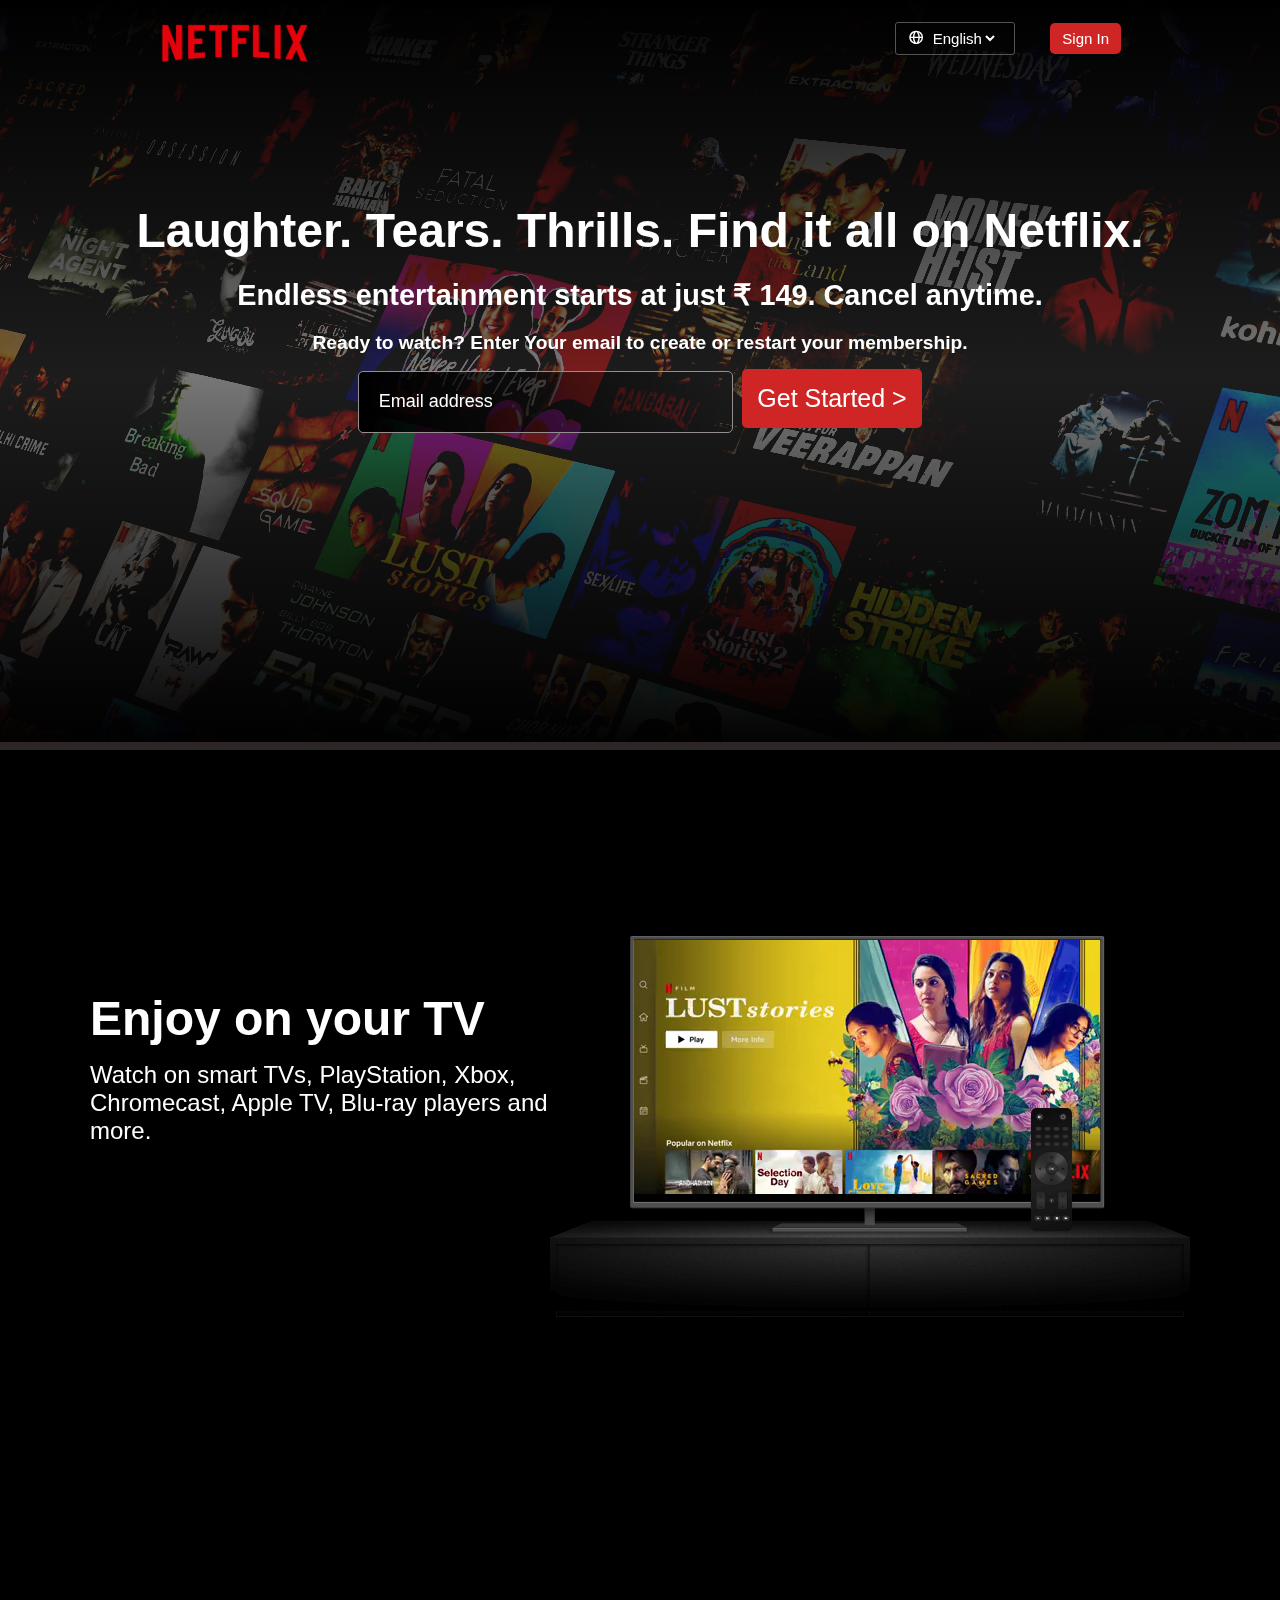
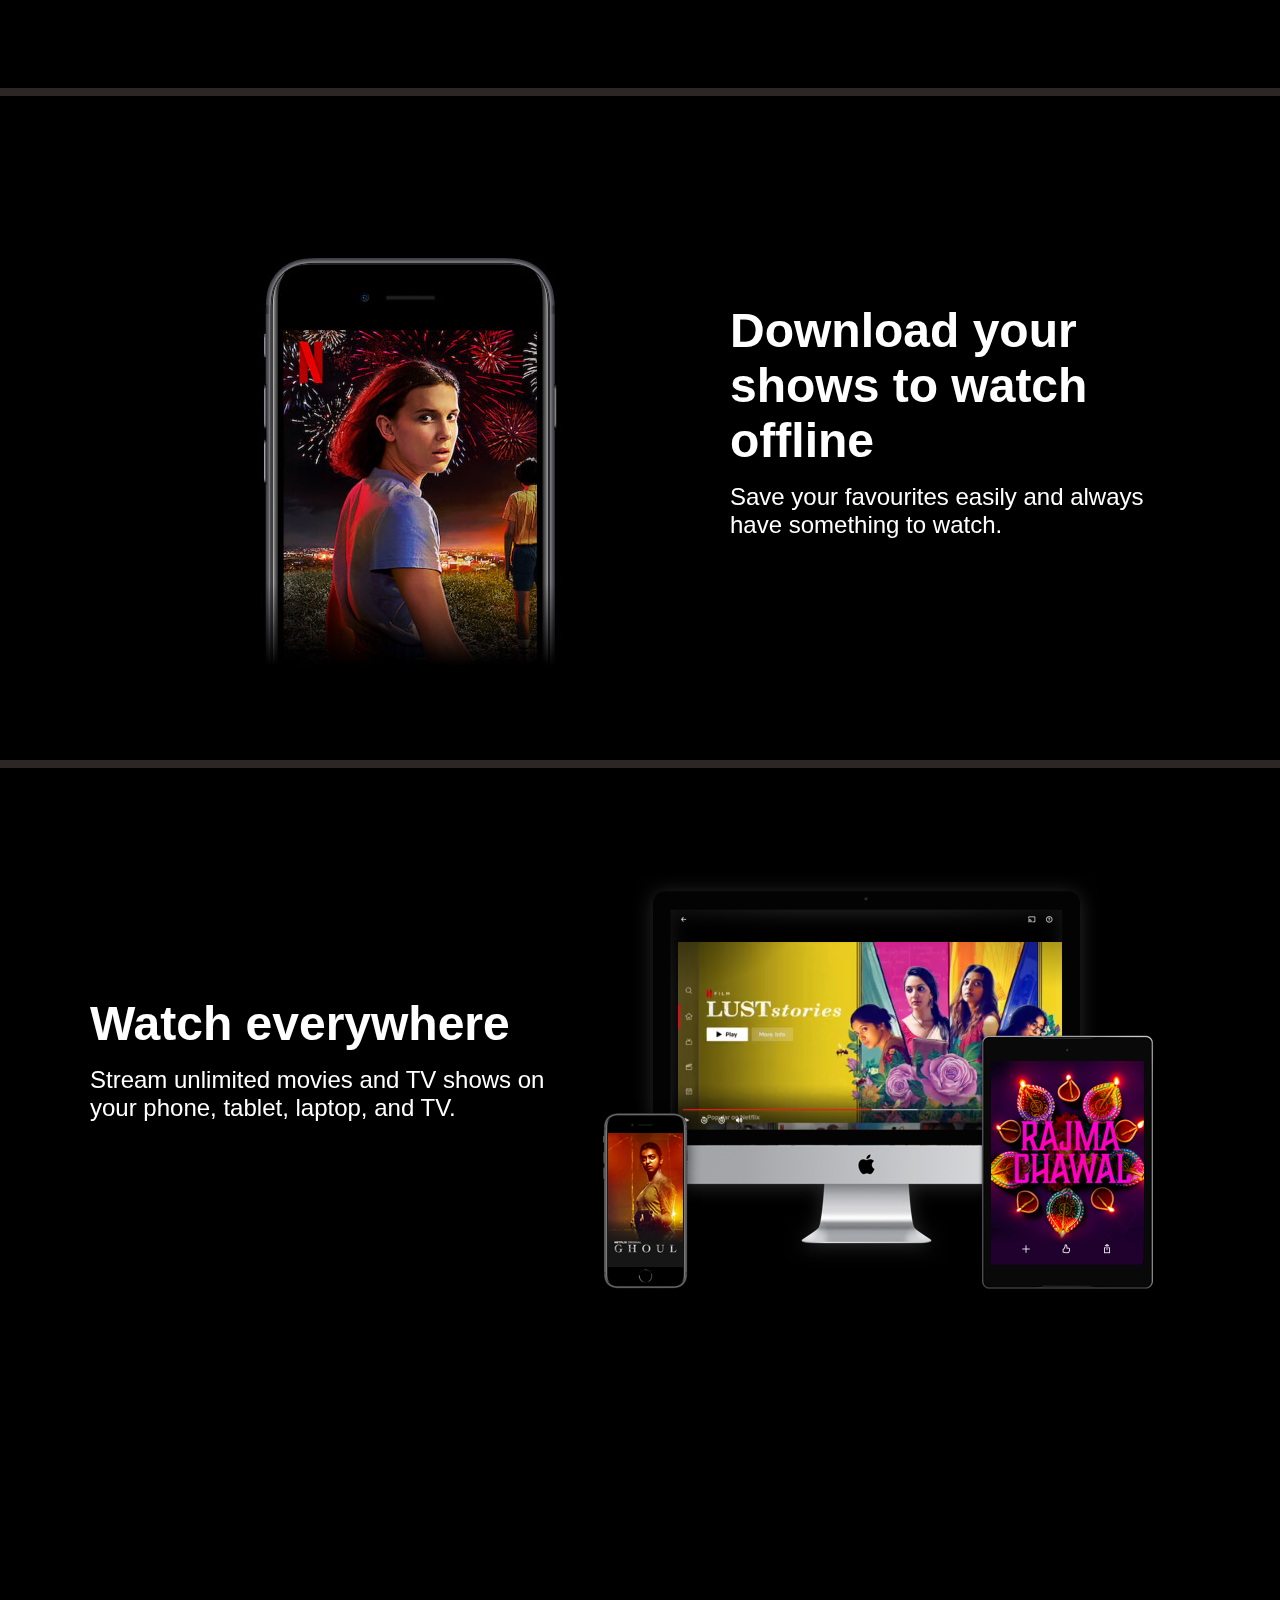
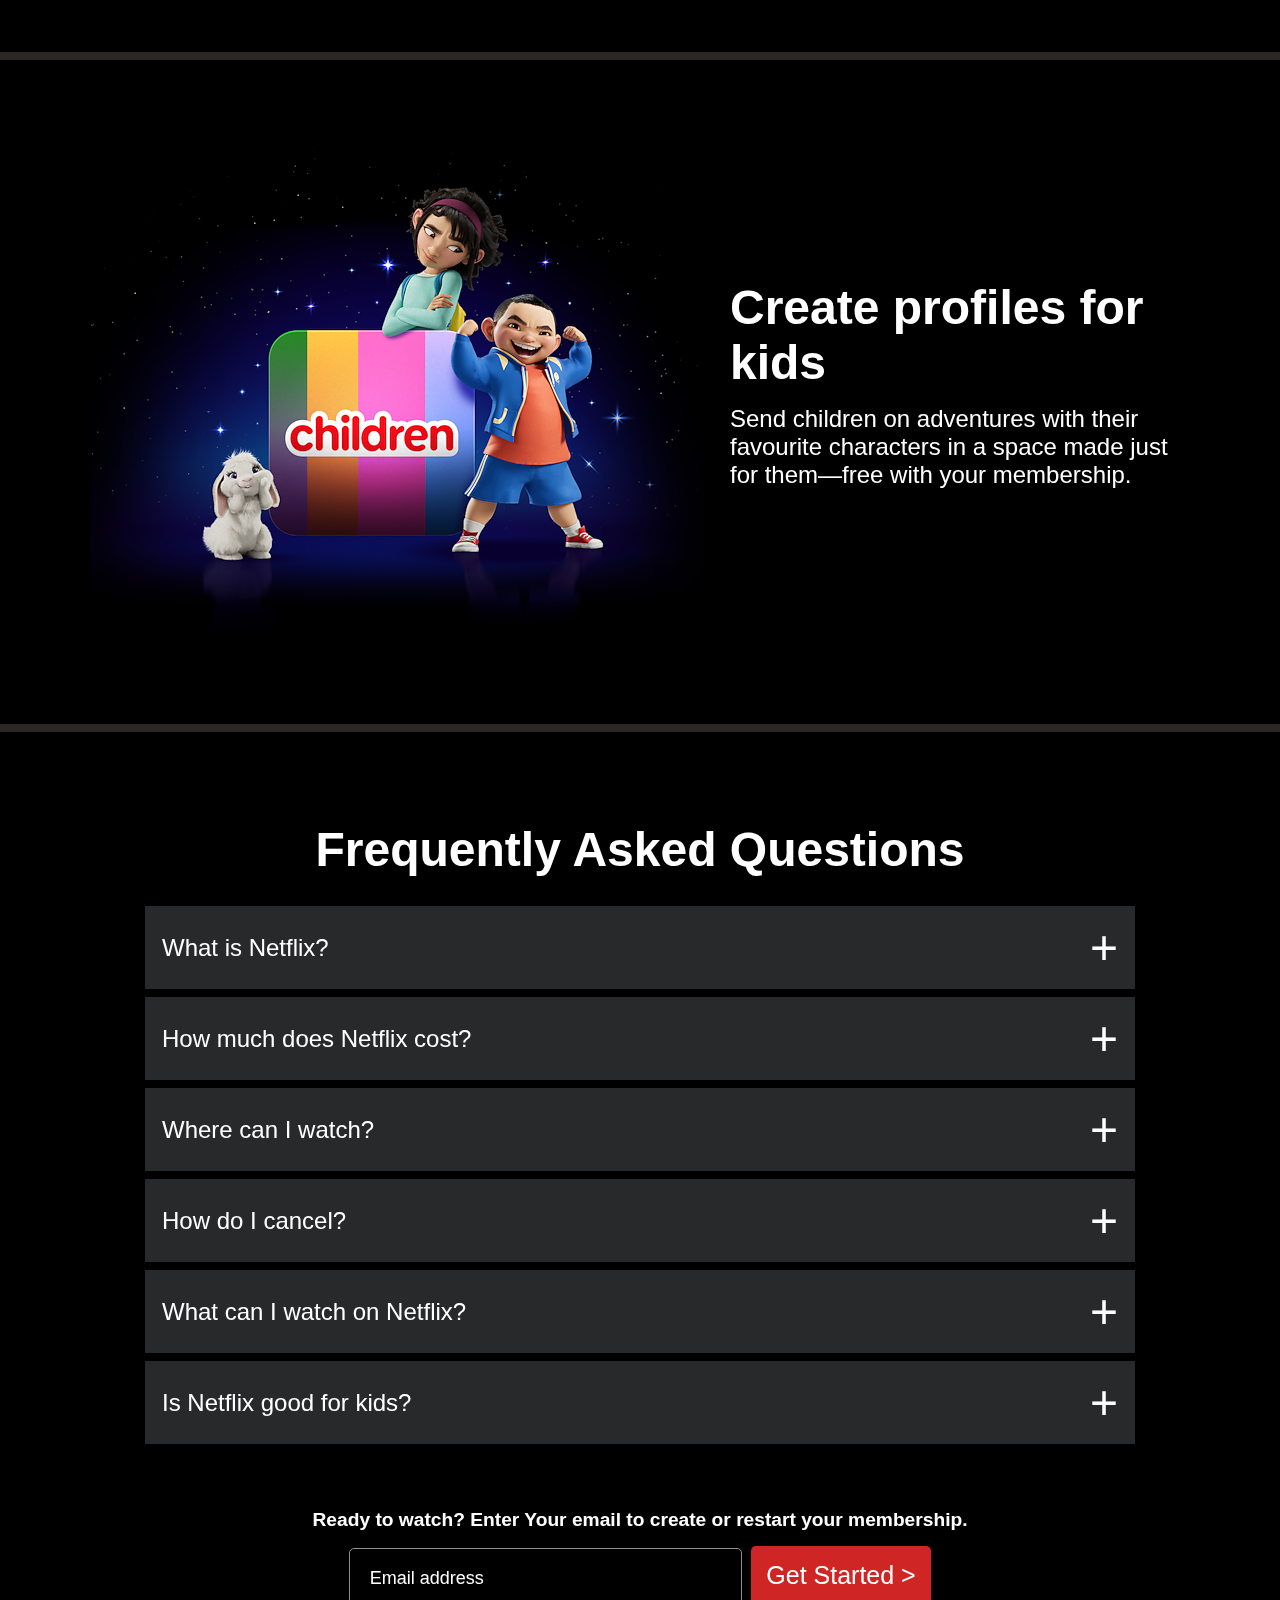
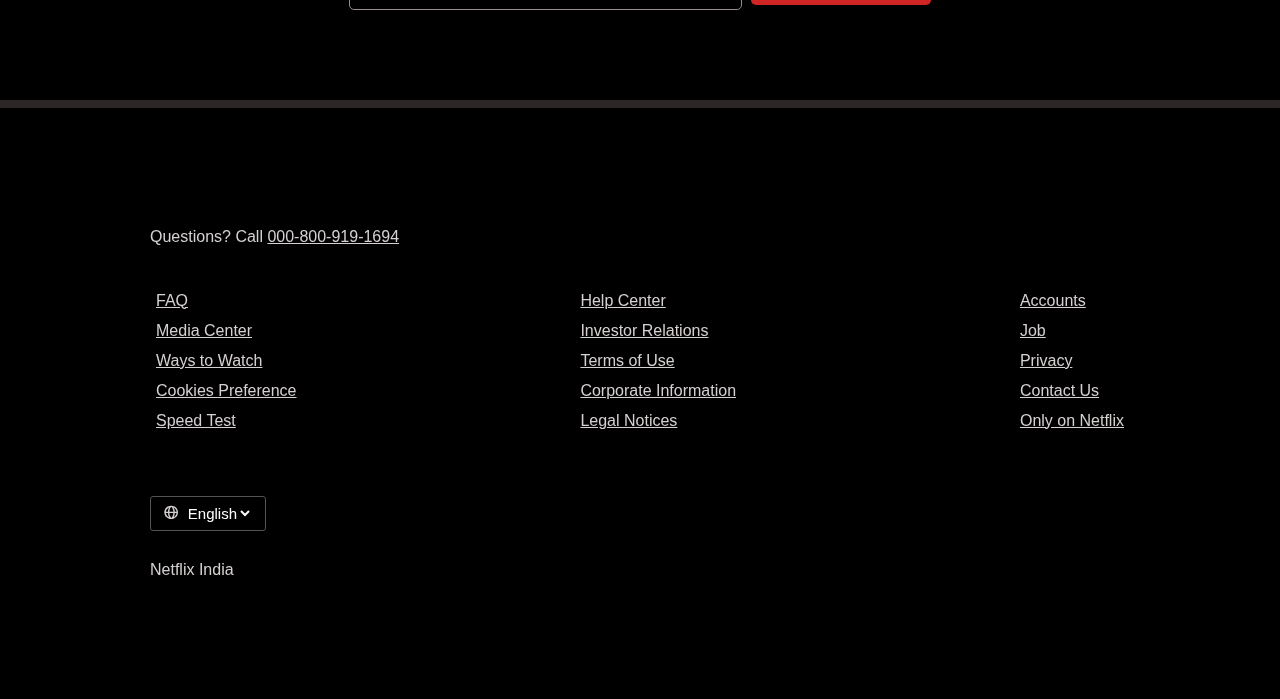
<file: Netflix_Homepage/index.html>
<!-- Homepage of Netflix created by Yashpal Puri -->
<!-- Octanet Internship Task for web development -->

<!DOCTYPE html>
<html lang="en">
<head>
    <meta charset="UTF-8">
    <meta name="viewport" content="width=device-width, initial-scale=1.0">
    <title>Netflix India - Watch TV Shows Online, Watch Movies Online</title>
    <link rel="icon" href="./images/Netflix-Symbol.png" type="image/icon type">
    <link rel="stylesheet" href="style.css">
    <link rel="stylesheet" href="https://cdn.jsdelivr.net/npm/boxicons@latest/css/boxicons.min.css">
    
<link href="https://fonts.googleapis.com/css2?family=Rubik:wght@900&display=swap" rel="stylesheet">

</head>
<body>
    <header id="sec1">
        <nav>
            
            <span><img src="./images/netflixlogo.png" alt="NETFLIX"></span>
            <span>
                <span id="option">
                <i class='bx bx-globe icon globe'></i>
                <select name="language" id="language">
                <option value="English"><b>English</b></option>
                <option value="Hindi"><b>Hindi</b></option>
                </select>
                </span>
            <button><b>Sign In</b></button>    
            </span>
        </nav>
        <div id="sec11">
            <div id="sec111">
                <h1>Laughter. Tears. Thrills. Find it all on Netflix.</h1>
                <h2>Endless entertainment starts at just ₹ 149. Cancel anytime.</h2>
            </div>
            <div id="sec112">
                <h2>Ready to watch? Enter Your email to create or restart your membership.</h2>
                <input type="email" placeholder="Email address">
                <button><b>Get Started ></b></button>
            </div>
        </div>
    </header>

    <div class="bck">

    </div>

    <section id="sec2" class="sec">
            <div id="sec21">         
                <h1>Enjoy on your TV</h1>
                <h2>Watch on smart TVs, PlayStation, Xbox, Chromecast, Apple TV, Blu-ray players and more.</h2>
            </div>
            <div id="sec22">
                <img src="./images/tv.png" alt="TV Image">
                <video class="video-1" autoplay="" playsinline="" muted="" loop="">
                    <source src="./images/video-tv-in-0819.m4v" type="video/mp4">
                </video>
            </div>
        
    </section>


    <section id="sec3" class="sec">
            <div id="sec31">
            
                <img src="./images/mobile-0819.jpg" alt="Mobile Image">
            </div>
            <div id="sec32">
                <h1>Download your shows to watch offline</h1>
                <h2>Save your favourites easily and always have something to watch.</h2>
            </div>
        
    </section>


    <section id="sec4" class="sec">
        <div id="sec41">            
                <h1>Watch everywhere</h1>
                <h2>Stream unlimited movies and TV shows on your phone, tablet, laptop, and TV.</h2>
            </div>
            <div id="sec42">
                <img src="./images/device-pile-in.png" alt="TV Image">
                <video class="video-1" autoplay="" playsinline="" muted="" loop="">
                    <source src="./images/video-tv-in-0819.m4v" type="video/mp4">
                </video>
            </div>
      

    </section>


    <section id="sec5" class="sec">
        <div id="sec51">
         
                <img src="./images/AAAABVr8nYuAg0xDpXDv0VI9HUoH7r2aGp4TKRCsKNQrMwxzTtr-NlwOHeS8bCI2oeZddmu3nMYr3j9MjYhHyjBASb1FaOGYZNYvPBCL.png" alt="Mobile Image">
            </div>
            <div id="sec52">
                <h1>Create profiles for kids</h1>
                <h2>Send children on adventures with their favourite characters in a space made just for them—free with your membership.</h2>
            </div>
        

    </section>
    <section id="sec6" class="sec">
        <h1>Frequently Asked Questions</h1>

        <div id="sec61" class="quesec">
            <span class="ques">What is Netflix?</span>
            <span class="plus">+</span>
        </div>

        
        <div id="sec62" class="quesec">
            <span class="ques">How much does Netflix cost?</span>
            <span class="plus">+</span>
        </div>

        
        <div id="sec63" class="quesec">
            <span class="ques">Where can I watch?</span>
            <span class="plus">+</span>
        </div>

        
        <div id="sec64" class="quesec">
            <span class="ques">How do I cancel?</span>
            <span class="plus">+</span>
        </div>

        
        <div id="sec65" class="quesec">
            <span class="ques">What can I watch on Netflix?</span>
            <span class="plus">+</span>
        </div>

        
        <div id="sec66" class="quesec">
            <span class="ques">Is Netflix good for kids?</span>
            <span class="plus">+</span>
        </div>

        <div id="sec112">
            <h2>Ready to watch? Enter Your email to create or restart your membership.</h2>
            <input type="email" placeholder="Email address">
            <button><b>Get Started ></b></button>
        </div>
    </section>


    <section id="sec7">

        <div id="sec71">
            <div>Questions? Call <a href="tel:000-800-919-1694">000-800-919-1694</a></div>
        </div>

        <div id="sec72">
                <div id="sec721">
                    <li id="sec7211"><a href="#">FAQ</a></li>
                    <li id="sec7212"><a href="#">Media Center</a></li>
                    <li id="sec7213"><a href="#">Ways to Watch</a></li>
                    <li id="sec7214"><a href="#">Cookies Preference</a></li>
                    <li id="sec7215"><a href="#">Speed Test</a></li>
                </div>
                <div id="sec722">
                    <li id="sec7221"><a href="#">Help Center</a></li>
                    <li id="sec7222"><a href="#">Investor Relations</a></li>
                    <li id="sec7223"><a href="#">Terms of Use</a></li>
                    <li id="sec7224"><a href="#">Corporate Information</a></li>
                    <li id="sec7225"><a href="#">Legal Notices</a></li>
                </div>
                <div id="sec723">
                    <li id="sec7231"><a href="#">Accounts</a></li>
                    <li id="sec7232"><a href="#">Job</a></li>
                    <li id="sec7233"><a href="#">Privacy</a></li>
                    <li id="sec7234"><a href="#">Contact Us</a></li>
                    <li id="sec7235"><a href="#">Only on Netflix</a></li>
                </div>
            </div>
            <div id="option">
                <span><i class='bx bx-globe icon globe'></i></span>
                    <select name="language" id="language">
                    <option value="English">English</option>
                    <option value="Hindi">Hindi</option>
                </select>
            </div>
            <div>Netflix India</div>
    </section>
</body>
</html>
</file>
<file: Netflix_Homepage/style.css>
/* Homepage of Netflix created by Yashpal Puri
Octanet Intern Internship Task for web development  */

*{
    margin: 0;
    padding: 0;
    box-sizing: border-box;
    text-align: center;
}

.sec{
    display: flex;
    /* height: 750px; */
    align-items: center;
    justify-content: center;
    /* border: 2px solid rgb(163, 34, 34); */
    /* margin: 10px; */
    color: white;
    background-color: black;
    padding: 90px;
    border-bottom: 8px solid rgb(44, 38, 38);
}

#sec1::before{
    content: "";
    background-image: url(./images/background.jpg);
   
    position: absolute;
    top: 0;
    left: 0;
    height: 750px;
    width: 100%;
    z-index: -2;
    background-position: center;
    background-size: cover;
    background-repeat: no-repeat;
    filter: contrast(4.2) brightness(0.4) opacity(0.89);
}

.bck{
    position: absolute;
    top: 0px;
    left: 0;
    width: 100%;
    height: 750px;
    z-index: -1;
    background: linear-gradient(black,transparent,black);
    /* filter: blur(15px); */
}


#sec1{
    height: 750px;
    color: white ;
    margin: 0;
    padding: 15px;
    border-bottom: 8px solid rgb(44, 38, 38);
    
    
}

#sec1 nav{
    
    display: flex;
    justify-content: space-between;
    padding: 0.5rem 9rem;
}
#sec1 nav img{
    width: 150px;
    height: 40px;
}

#language{
    background: transparent;
    color: white;
    border: none;
    font-size:15px;
}
#option{
    border: 1px solid rgb(85, 83, 83);
    border-radius: 3px;
    padding: 7px 12px;
    margin: 30px 0;
}

#sec1 nav button{
    padding: 7px 12px;
    margin-left: 35px;
    background-color: rgb(208, 37, 37);
    color: white;
    font-size:15px;
    border: none;
    border-radius: 5px;
    font-weight: 300;
    cursor: pointer;
    transition: all 1s;
}
#sec1 nav button:hover{
    background-color: rgb(147, 10, 10);
}

#sec11{
    margin-top: 8rem;
    margin-bottom: 6rem;
}

#sec111{
    margin: 10px;
}

#sec111 h1{
    width: 87%;
    font-family: sans-serif;
    margin: auto;
    font-size: 3rem;
    font-weight: 800;
    margin-bottom: 20px;
}

#sec111 h2{
    font-size: 1.8rem;
    font-family: sans-serif;
    margin-bottom: 20px;
}

#sec112 input{
    padding: 19.5px;
    color: white;
    text-align: left;
    font-size: 18px;
    width: 30%;
    background: linear-gradient(to right,black,transparent); 
    border: 1px solid rgb(150, 142, 142);
    border-radius: 5px;
}

#sec112 input::placeholder{
    color: white;
}
#sec112 button{
    padding: 15px;
    margin-left: 5px;
    background-color: rgb(208, 37, 37);
    color: white;
    font-size:25px;
    border: none;
    border-radius: 5px;
    font-weight: 300;
    cursor: pointer;
    transition: all 1s;
}
#sec112 button:hover{
    background-color: rgb(147, 10, 10);
}
#sec112 h2{
    margin-bottom: 15px;
    font-size: 1.2rem;
    font-family: sans-serif;
}



/* section 2 */

#sec21 h1,#sec32 h1,#sec41 h1,#sec52 h1{
    font-family: sans-serif;
    text-align: left;
    font-size: 3rem;
    margin-bottom: 15px;
    font-weight: 800;
}

#sec21 h2, #sec32 h2, #sec41 h2, #sec52 h2{
    font-family: sans-serif;
    text-align: left;
    font-size: 1.5;
    margin-bottom: 15px;
    font-weight: 400;

}

#sec21,#sec41{
    margin-top: -18rem;
}

#sec4,#sec2{
    position: relative;
    z-index: -2;
   
}

#sec2 video{
    position: relative;
    z-index: -1;
    top: -400px;
    left: 0;
    
}

#sec4 video{
    position: relative;
    z-index: -1;
    top: -400px;
    left: 0;
    width: 60%;
    height: 60%;
    
}

#sec6{
    flex-direction: column;
}

#sec6 h1{
    font-family: sans-serif;
    font-size: 3rem;
    margin-bottom: 25px;
    font-weight: 800;
}

#sec6 #sec112 input{
    width: 60%;
}

.quesec{
    display: flex;
    width: 90%;
    justify-content: space-between;
    margin: 4px auto;
    padding: 14px 17px;
    font-size: 1.5rem;
    /* border:2px solid red; */
    /* font-weight: bold; */
    background-color: rgb(39, 41, 43);
    font-family: sans-serif;
    transition: all 0.7s;
    cursor: pointer;
    
}

.quesec:hover{
    background-color: rgb(67, 69, 71);
}

.ques{
    margin: auto 0;
}

.plus{
    font-size: 3rem;
    padding: 0;
}

#sec66{
    margin-bottom: 65px;
}

#sec7{
    display: flex;
    flex-direction: column;
    font-family: sans-serif;
    align-items: start;
    justify-content: center;
    color: rgb(214, 208, 208);
    background-color: black;
    padding: 120px 150px;
}

#sec71{
    margin-bottom: 40px;
}

#sec72{
    margin-bottom: 30px;
    
}

#sec73{
    margin-bottom: 20px;

    
}


#sec7 a{
    color: rgb(214, 208, 208);
}
#sec7 li{
    list-style: none;
    text-align: left;
    padding: 6px;
}

#sec72{
    display: flex;
    justify-content: space-between;
    
    width: 100%;
}
</file>
